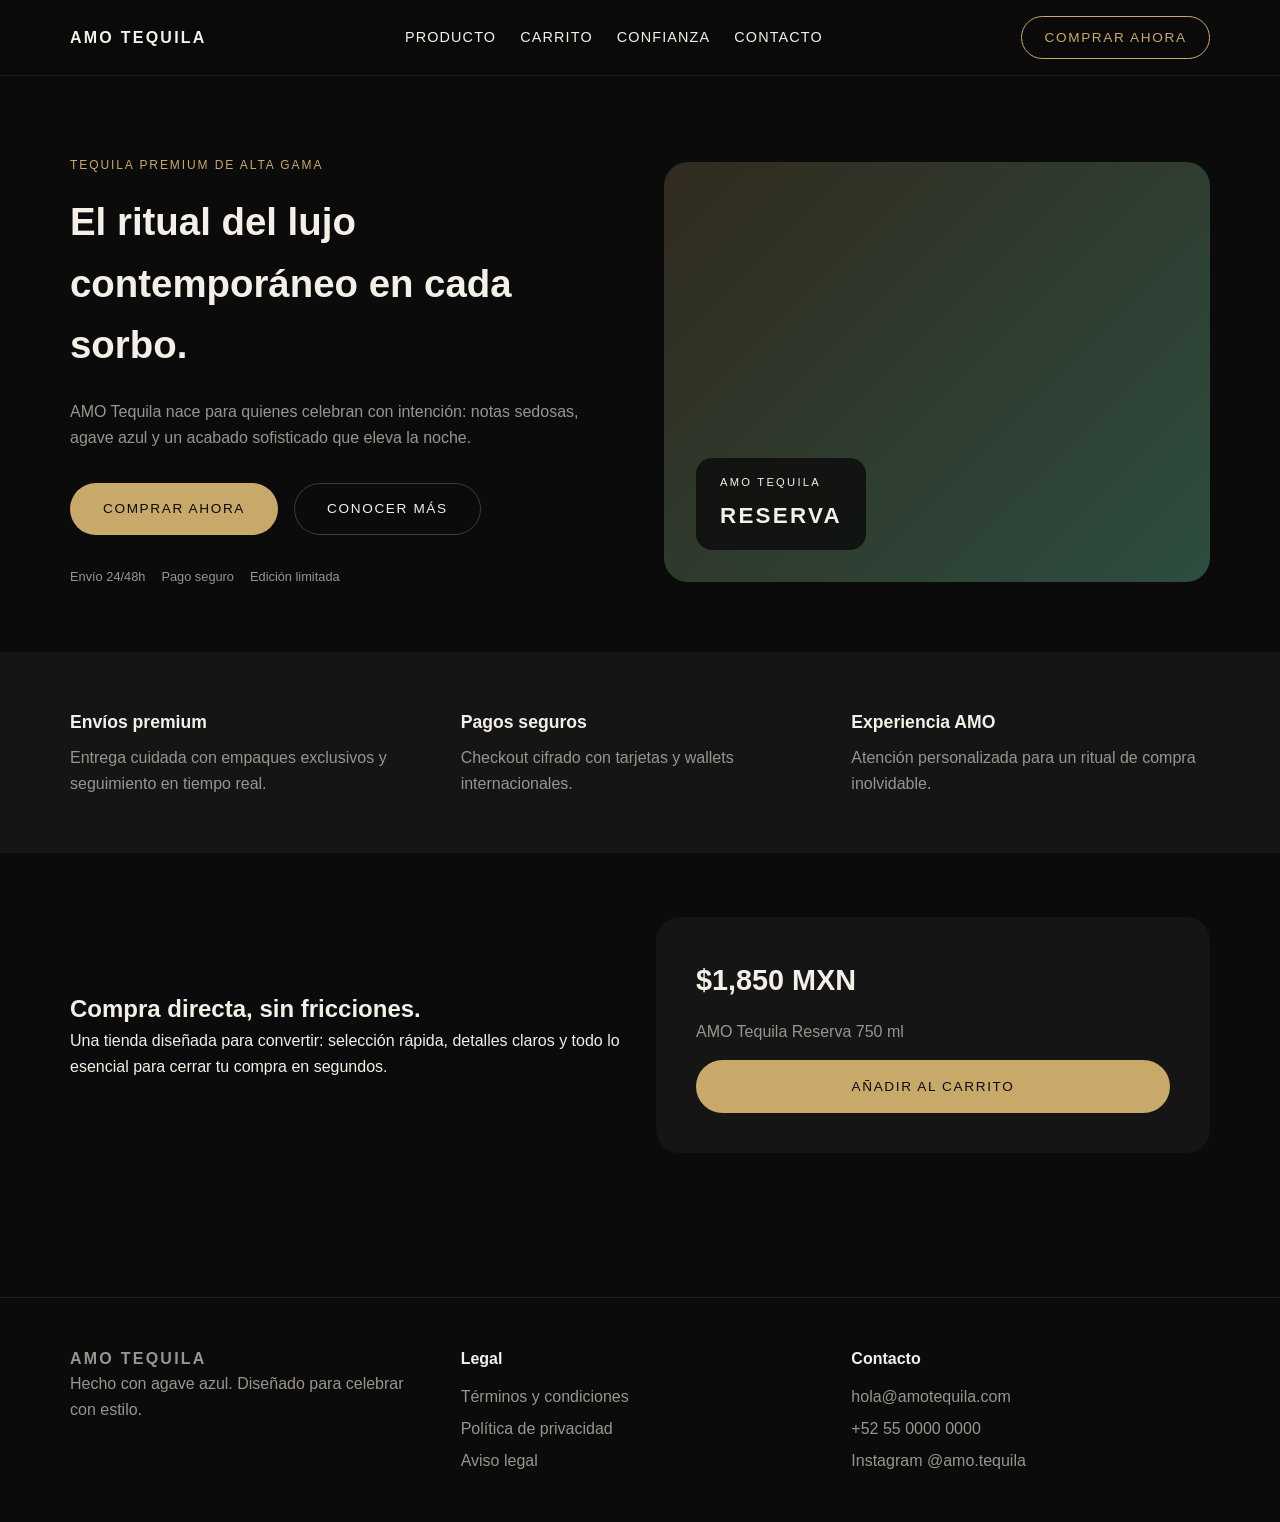
<file: index.html>
<!doctype html>
<html lang="es">
  <head>
    <meta charset="utf-8" />
    <meta name="viewport" content="width=device-width, initial-scale=1" />
    <title>AMO Tequila | Tienda Oficial</title>
    <link rel="stylesheet" href="styles.css" />
  </head>
  <body>
    <header class="site-header">
      <div class="container header-content">
        <div class="logo">AMO Tequila</div>
        <nav class="nav-links">
          <a href="product.html">Producto</a>
          <a href="cart.html">Carrito</a>
          <a href="#confianza">Confianza</a>
          <a href="#footer">Contacto</a>
        </nav>
        <a class="header-cta" href="product.html">Comprar ahora</a>
      </div>
    </header>

    <main>
      <section class="hero">
        <div class="container hero-grid">
          <div class="hero-text">
            <p class="eyebrow">Tequila premium de alta gama</p>
            <h1>El ritual del lujo contemporáneo en cada sorbo.</h1>
            <p class="hero-sub">
              AMO Tequila nace para quienes celebran con intención: notas sedosas, agave azul
              y un acabado sofisticado que eleva la noche.
            </p>
            <div class="hero-actions">
              <a class="button primary" href="product.html">Comprar ahora</a>
              <a class="button ghost" href="product.html#story">Conocer más</a>
            </div>
            <div class="hero-badges">
              <span>Envío 24/48h</span>
              <span>Pago seguro</span>
              <span>Edición limitada</span>
            </div>
          </div>
          <div class="hero-visual" aria-label="Ambiente premium de AMO Tequila">
            <div class="hero-overlay">
              <span>AMO Tequila</span>
              <strong>Reserva</strong>
            </div>
          </div>
        </div>
      </section>

      <section class="conversion" id="confianza">
        <div class="container">
          <div class="conversion-grid">
            <article>
              <h3>Envíos premium</h3>
              <p>Entrega cuidada con empaques exclusivos y seguimiento en tiempo real.</p>
            </article>
            <article>
              <h3>Pagos seguros</h3>
              <p>Checkout cifrado con tarjetas y wallets internacionales.</p>
            </article>
            <article>
              <h3>Experiencia AMO</h3>
              <p>Atención personalizada para un ritual de compra inolvidable.</p>
            </article>
          </div>
        </div>
      </section>

      <section class="highlight">
        <div class="container highlight-grid">
          <div>
            <h2>Compra directa, sin fricciones.</h2>
            <p>
              Una tienda diseñada para convertir: selección rápida, detalles claros y todo lo
              esencial para cerrar tu compra en segundos.
            </p>
          </div>
          <div class="highlight-card">
            <p class="price">$1,850 MXN</p>
            <p class="caption">AMO Tequila Reserva 750 ml</p>
            <a class="button primary" href="product.html">Añadir al carrito</a>
          </div>
        </div>
      </section>
    </main>

    <footer class="site-footer" id="footer">
      <div class="container footer-grid">
        <div>
          <div class="logo">AMO Tequila</div>
          <p>Hecho con agave azul. Diseñado para celebrar con estilo.</p>
        </div>
        <div>
          <h4>Legal</h4>
          <ul>
            <li><a href="#">Términos y condiciones</a></li>
            <li><a href="#">Política de privacidad</a></li>
            <li><a href="#">Aviso legal</a></li>
          </ul>
        </div>
        <div>
          <h4>Contacto</h4>
          <ul>
            <li><a href="mailto:hola@amotequila.com">hola@amotequila.com</a></li>
            <li><a href="tel:+525500000000">+52 55 0000 0000</a></li>
            <li><a href="https://instagram.com/amo.tequila">Instagram @amo.tequila</a></li>
          </ul>
        </div>
      </div>
    </footer>
  </body>
</html>
</file>
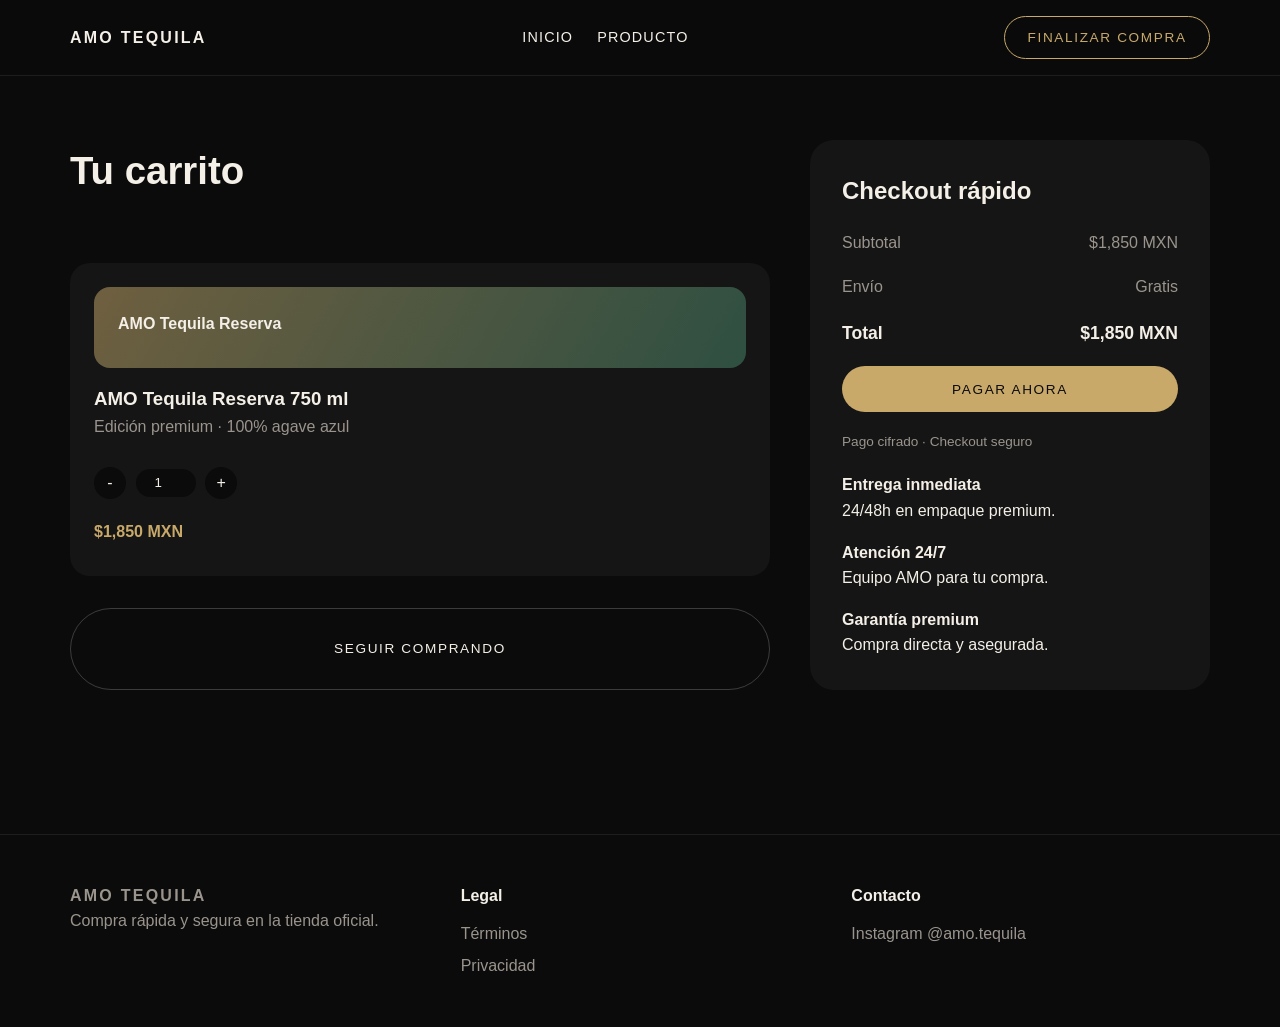
<file: cart.html>
<!doctype html>
<html lang="es">
  <head>
    <meta charset="utf-8" />
    <meta name="viewport" content="width=device-width, initial-scale=1" />
    <title>Carrito | AMO Tequila</title>
    <link rel="stylesheet" href="styles.css" />
    <script defer src="app.js"></script>
  </head>
  <body>
    <header class="site-header">
      <div class="container header-content">
        <div class="logo">AMO Tequila</div>
        <nav class="nav-links">
          <a href="index.html">Inicio</a>
          <a href="product.html">Producto</a>
        </nav>
        <a class="header-cta" href="#checkout">Finalizar compra</a>
      </div>
    </header>

    <main class="cart-page">
      <div class="container cart-grid">
        <section class="cart-items">
          <h1>Tu carrito</h1>
          <div class="cart-item">
            <div class="cart-image">AMO Tequila Reserva</div>
            <div class="cart-details">
              <h3>AMO Tequila Reserva 750 ml</h3>
              <p>Edición premium · 100% agave azul</p>
            </div>
            <div class="cart-quantity">
              <button type="button" class="qty-btn" data-action="decrease">-</button>
              <input type="number" min="1" value="1" />
              <button type="button" class="qty-btn" data-action="increase">+</button>
            </div>
            <div class="cart-price">$1,850 MXN</div>
          </div>
          <a class="button ghost" href="product.html">Seguir comprando</a>
        </section>

        <aside class="checkout-summary" id="checkout">
          <h2>Checkout rápido</h2>
          <div class="summary-line">
            <span>Subtotal</span>
            <span>$1,850 MXN</span>
          </div>
          <div class="summary-line">
            <span>Envío</span>
            <span>Gratis</span>
          </div>
          <div class="summary-line total">
            <span>Total</span>
            <span>$1,850 MXN</span>
          </div>
          <button class="button primary" type="button">Pagar ahora</button>
          <p class="secure">Pago cifrado · Checkout seguro</p>

          <div class="trust-list">
            <div>
              <h4>Entrega inmediata</h4>
              <p>24/48h en empaque premium.</p>
            </div>
            <div>
              <h4>Atención 24/7</h4>
              <p>Equipo AMO para tu compra.</p>
            </div>
            <div>
              <h4>Garantía premium</h4>
              <p>Compra directa y asegurada.</p>
            </div>
          </div>
        </aside>
      </div>
    </main>

    <footer class="site-footer">
      <div class="container footer-grid">
        <div>
          <div class="logo">AMO Tequila</div>
          <p>Compra rápida y segura en la tienda oficial.</p>
        </div>
        <div>
          <h4>Legal</h4>
          <ul>
            <li><a href="#">Términos</a></li>
            <li><a href="#">Privacidad</a></li>
          </ul>
        </div>
        <div>
          <h4>Contacto</h4>
          <ul>
            <li><a href="https://instagram.com/amo.tequila">Instagram @amo.tequila</a></li>
          </ul>
        </div>
      </div>
    </footer>
  </body>
</html>
</file>
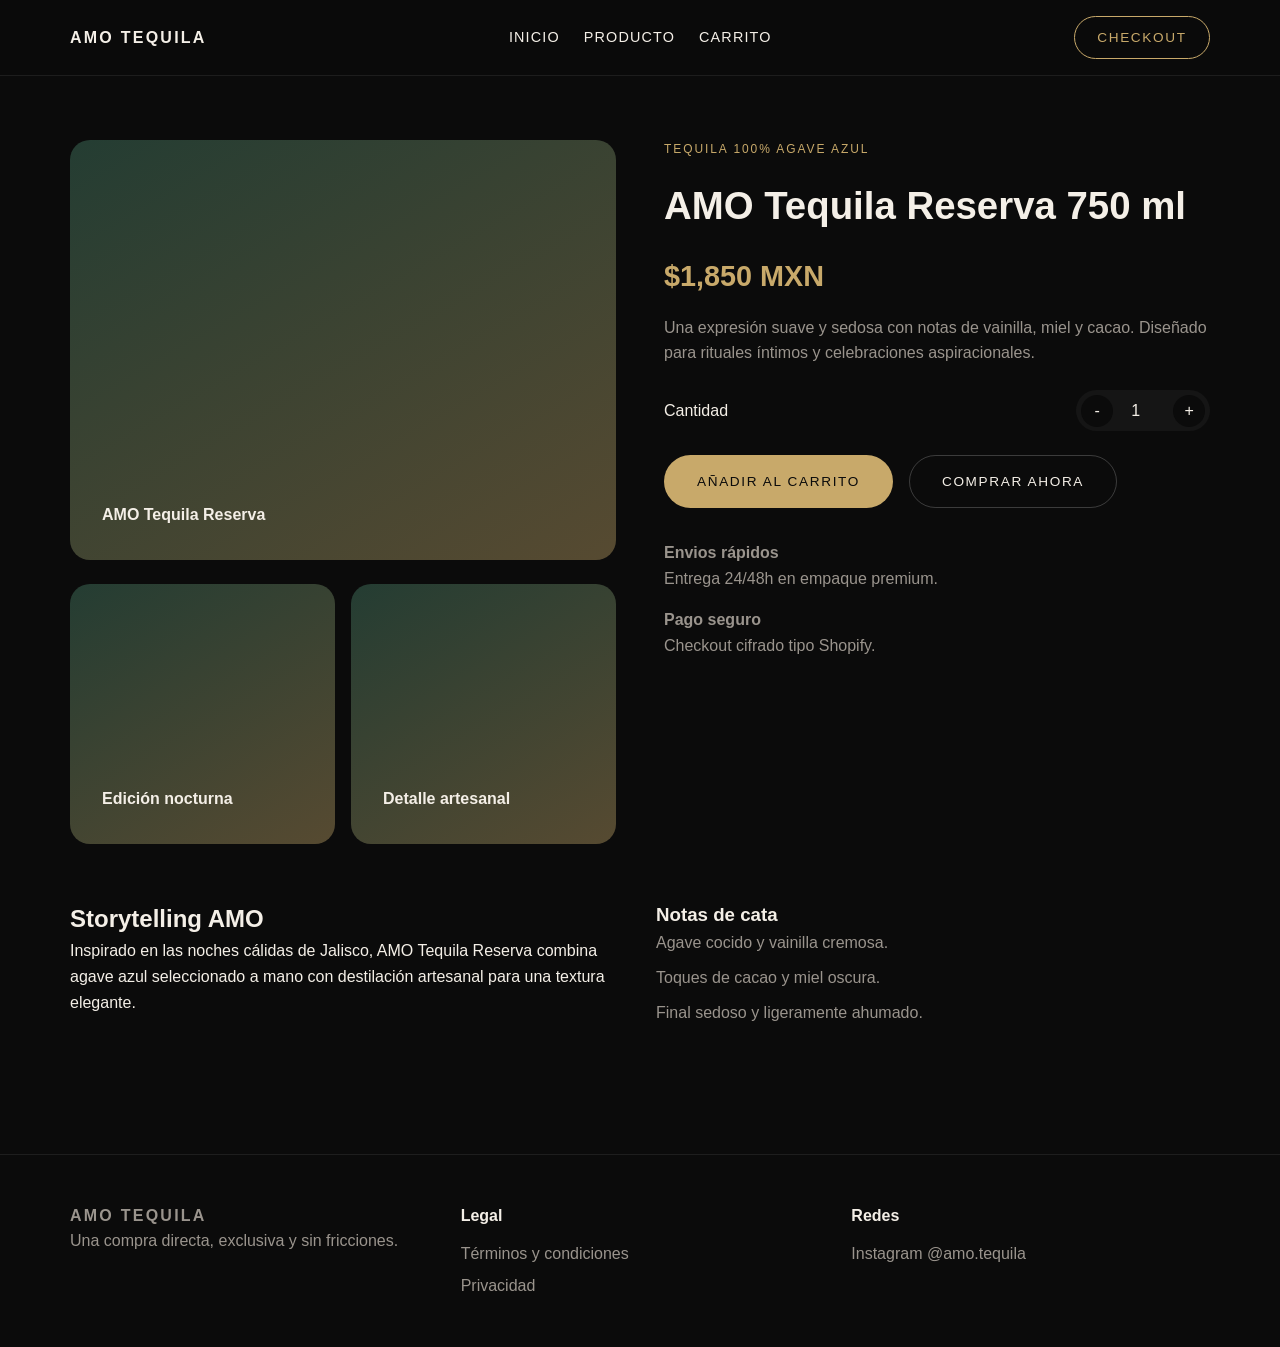
<file: product.html>
<!doctype html>
<html lang="es">
  <head>
    <meta charset="utf-8" />
    <meta name="viewport" content="width=device-width, initial-scale=1" />
    <title>AMO Tequila Reserva | Tienda Oficial</title>
    <link rel="stylesheet" href="styles.css" />
    <script defer src="app.js"></script>
  </head>
  <body>
    <header class="site-header">
      <div class="container header-content">
        <div class="logo">AMO Tequila</div>
        <nav class="nav-links">
          <a href="index.html">Inicio</a>
          <a href="product.html">Producto</a>
          <a href="cart.html">Carrito</a>
        </nav>
        <a class="header-cta" href="cart.html">Checkout</a>
      </div>
    </header>

    <main class="product-page">
      <div class="container product-grid">
        <div class="product-gallery">
          <div class="product-image primary">
            <span>AMO Tequila Reserva</span>
          </div>
          <div class="gallery-row">
            <div class="product-image thumb">Edición nocturna</div>
            <div class="product-image thumb">Detalle artesanal</div>
          </div>
        </div>

        <div class="product-info">
          <p class="eyebrow">Tequila 100% agave azul</p>
          <h1>AMO Tequila Reserva 750 ml</h1>
          <p class="price">$1,850 MXN</p>
          <p class="product-copy">
            Una expresión suave y sedosa con notas de vainilla, miel y cacao. Diseñado para
            rituales íntimos y celebraciones aspiracionales.
          </p>

          <div class="quantity-selector">
            <span>Cantidad</span>
            <div class="quantity-controls">
              <button type="button" class="qty-btn" data-action="decrease">-</button>
              <input type="number" min="1" value="1" />
              <button type="button" class="qty-btn" data-action="increase">+</button>
            </div>
          </div>

          <div class="product-actions">
            <a class="button primary" href="cart.html">Añadir al carrito</a>
            <a class="button ghost" href="cart.html">Comprar ahora</a>
          </div>

          <div class="product-meta">
            <div>
              <h4>Envios rápidos</h4>
              <p>Entrega 24/48h en empaque premium.</p>
            </div>
            <div>
              <h4>Pago seguro</h4>
              <p>Checkout cifrado tipo Shopify.</p>
            </div>
          </div>
        </div>
      </div>

      <section class="story" id="story">
        <div class="container story-grid">
          <div>
            <h2>Storytelling AMO</h2>
            <p>
              Inspirado en las noches cálidas de Jalisco, AMO Tequila Reserva combina agave
              azul seleccionado a mano con destilación artesanal para una textura elegante.
            </p>
          </div>
          <div>
            <h3>Notas de cata</h3>
            <ul>
              <li>Agave cocido y vainilla cremosa.</li>
              <li>Toques de cacao y miel oscura.</li>
              <li>Final sedoso y ligeramente ahumado.</li>
            </ul>
          </div>
        </div>
      </section>
    </main>

    <footer class="site-footer">
      <div class="container footer-grid">
        <div>
          <div class="logo">AMO Tequila</div>
          <p>Una compra directa, exclusiva y sin fricciones.</p>
        </div>
        <div>
          <h4>Legal</h4>
          <ul>
            <li><a href="#">Términos y condiciones</a></li>
            <li><a href="#">Privacidad</a></li>
          </ul>
        </div>
        <div>
          <h4>Redes</h4>
          <ul>
            <li><a href="https://instagram.com/amo.tequila">Instagram @amo.tequila</a></li>
          </ul>
        </div>
      </div>
    </footer>
  </body>
</html>
</file>
<file: styles.css>
:root {
  color-scheme: dark;
  --black: #0b0b0b;
  --cream: #f4efe7;
  --gold: #c8a96a;
  --agave: #355e4d;
  --muted: #9a948d;
  --card: #151515;
}

* {
  box-sizing: border-box;
  margin: 0;
  padding: 0;
}

body {
  font-family: "Inter", "Helvetica Neue", sans-serif;
  background: var(--black);
  color: var(--cream);
  line-height: 1.6;
}

a {
  color: inherit;
  text-decoration: none;
}

.container {
  width: min(1140px, 92%);
  margin: 0 auto;
}

.logo {
  font-weight: 700;
  letter-spacing: 0.14em;
  text-transform: uppercase;
}

.site-header {
  position: sticky;
  top: 0;
  z-index: 10;
  background: rgba(11, 11, 11, 0.95);
  border-bottom: 1px solid rgba(255, 255, 255, 0.08);
}

.header-content {
  display: flex;
  align-items: center;
  justify-content: space-between;
  padding: 1rem 0;
  gap: 1.5rem;
}

.nav-links {
  display: flex;
  gap: 1.5rem;
  font-size: 0.9rem;
  text-transform: uppercase;
  letter-spacing: 0.08em;
}

.header-cta {
  border: 1px solid var(--gold);
  padding: 0.6rem 1.4rem;
  border-radius: 999px;
  font-size: 0.85rem;
  text-transform: uppercase;
  letter-spacing: 0.12em;
  color: var(--gold);
}

.hero {
  padding: 5rem 0 4rem;
}

.hero-grid {
  display: grid;
  grid-template-columns: repeat(auto-fit, minmax(280px, 1fr));
  gap: 3rem;
  align-items: center;
}

.eyebrow {
  color: var(--gold);
  text-transform: uppercase;
  letter-spacing: 0.16em;
  font-size: 0.75rem;
  margin-bottom: 1rem;
}

.hero h1,
.product-info h1,
.cart-items h1 {
  font-size: clamp(2.4rem, 3vw, 3.2rem);
  font-weight: 700;
}

.hero-sub {
  margin: 1.5rem 0 2rem;
  color: var(--muted);
}

.button {
  display: inline-flex;
  align-items: center;
  justify-content: center;
  padding: 0.9rem 2rem;
  border-radius: 999px;
  text-transform: uppercase;
  font-size: 0.85rem;
  letter-spacing: 0.12em;
  border: 1px solid transparent;
  cursor: pointer;
}

.button.primary {
  background: var(--gold);
  color: var(--black);
}

.button.ghost {
  border-color: rgba(255, 255, 255, 0.2);
}

.hero-actions {
  display: flex;
  gap: 1rem;
  flex-wrap: wrap;
}

.hero-badges {
  display: flex;
  gap: 1rem;
  margin-top: 2rem;
  flex-wrap: wrap;
  font-size: 0.8rem;
  color: var(--muted);
}

.hero-visual {
  height: 420px;
  border-radius: 24px;
  background: linear-gradient(135deg, rgba(200, 169, 106, 0.2), rgba(53, 94, 77, 0.8)),
    url("https://images.unsplash.com/photo-1514362545857-3bc16c4c7d1b?auto=format&fit=crop&w=900&q=80")
      center/cover;
  position: relative;
  overflow: hidden;
}

.hero-overlay {
  position: absolute;
  bottom: 2rem;
  left: 2rem;
  background: rgba(11, 11, 11, 0.8);
  padding: 1rem 1.5rem;
  border-radius: 16px;
  text-transform: uppercase;
  letter-spacing: 0.2em;
  font-size: 0.7rem;
}

.hero-overlay strong {
  display: block;
  font-size: 1.4rem;
  letter-spacing: 0.1em;
  margin-top: 0.4rem;
}

.conversion {
  padding: 3.5rem 0;
  background: var(--card);
}

.conversion-grid {
  display: grid;
  grid-template-columns: repeat(auto-fit, minmax(220px, 1fr));
  gap: 2rem;
}

.conversion h3 {
  font-size: 1.1rem;
  margin-bottom: 0.6rem;
}

.conversion p {
  color: var(--muted);
}

.highlight {
  padding: 4rem 0 5rem;
}

.highlight-grid {
  display: grid;
  grid-template-columns: repeat(auto-fit, minmax(250px, 1fr));
  gap: 2rem;
  align-items: center;
}

.highlight-card {
  background: var(--card);
  padding: 2.5rem;
  border-radius: 24px;
  display: grid;
  gap: 1rem;
}

.price {
  font-size: 1.8rem;
  font-weight: 700;
}

.caption {
  color: var(--muted);
}

.product-page {
  padding: 4rem 0;
}

.product-grid {
  display: grid;
  grid-template-columns: repeat(auto-fit, minmax(280px, 1fr));
  gap: 3rem;
}

.product-gallery {
  display: grid;
  gap: 1.5rem;
}

.product-image {
  background: linear-gradient(150deg, rgba(53, 94, 77, 0.6), rgba(200, 169, 106, 0.4));
  border-radius: 20px;
  padding: 2rem;
  min-height: 260px;
  display: flex;
  align-items: flex-end;
  font-weight: 600;
}

.product-image.primary {
  min-height: 420px;
}

.gallery-row {
  display: grid;
  grid-template-columns: repeat(auto-fit, minmax(140px, 1fr));
  gap: 1rem;
}

.product-info .price {
  margin: 1rem 0;
  color: var(--gold);
}

.product-copy {
  color: var(--muted);
  margin-bottom: 1.5rem;
}

.quantity-selector {
  display: flex;
  align-items: center;
  justify-content: space-between;
  margin-bottom: 1.5rem;
  gap: 1rem;
}

.quantity-controls {
  display: flex;
  align-items: center;
  background: var(--card);
  border-radius: 999px;
  padding: 0.3rem;
}

.quantity-controls input {
  width: 60px;
  background: transparent;
  border: none;
  color: var(--cream);
  text-align: center;
  font-size: 1rem;
}

.qty-btn {
  background: var(--black);
  border: none;
  color: var(--cream);
  width: 32px;
  height: 32px;
  border-radius: 50%;
  font-size: 1rem;
  cursor: pointer;
}

.product-actions {
  display: flex;
  gap: 1rem;
  flex-wrap: wrap;
  margin-bottom: 2rem;
}

.product-meta {
  display: grid;
  gap: 1rem;
  color: var(--muted);
}

.story {
  padding: 3.5rem 0 0;
}

.story-grid {
  display: grid;
  grid-template-columns: repeat(auto-fit, minmax(250px, 1fr));
  gap: 2rem;
}

.story ul {
  list-style: none;
  display: grid;
  gap: 0.6rem;
  color: var(--muted);
}

.cart-page {
  padding: 4rem 0 5rem;
}

.cart-grid {
  display: grid;
  grid-template-columns: minmax(0, 1.4fr) minmax(0, 0.8fr);
  gap: 2.5rem;
}

.cart-items {
  display: grid;
  gap: 2rem;
}

.cart-item {
  background: var(--card);
  border-radius: 20px;
  padding: 1.5rem;
  display: grid;
  gap: 1rem;
}

.cart-image {
  background: linear-gradient(120deg, rgba(200, 169, 106, 0.5), rgba(53, 94, 77, 0.8));
  border-radius: 16px;
  padding: 1.5rem;
  font-weight: 600;
}

.cart-details p {
  color: var(--muted);
}

.cart-quantity {
  display: flex;
  align-items: center;
  gap: 0.6rem;
}

.cart-quantity input {
  width: 60px;
  background: var(--black);
  border: none;
  color: var(--cream);
  border-radius: 999px;
  text-align: center;
  padding: 0.4rem 0;
}

.cart-price {
  font-weight: 700;
  color: var(--gold);
}

.checkout-summary {
  background: var(--card);
  padding: 2rem;
  border-radius: 24px;
  display: grid;
  gap: 1.2rem;
  height: fit-content;
}

.summary-line {
  display: flex;
  justify-content: space-between;
  color: var(--muted);
}

.summary-line.total {
  color: var(--cream);
  font-weight: 700;
  font-size: 1.1rem;
}

.secure {
  font-size: 0.85rem;
  color: var(--muted);
}

.trust-list {
  display: grid;
  gap: 1rem;
}

.site-footer {
  border-top: 1px solid rgba(255, 255, 255, 0.08);
  padding: 3rem 0;
  margin-top: 4rem;
}

.footer-grid {
  display: grid;
  grid-template-columns: repeat(auto-fit, minmax(180px, 1fr));
  gap: 2rem;
  color: var(--muted);
}

.footer-grid h4 {
  margin-bottom: 0.8rem;
  color: var(--cream);
}

.footer-grid ul {
  list-style: none;
  display: grid;
  gap: 0.4rem;
}

@media (max-width: 900px) {
  .nav-links {
    display: none;
  }

  .cart-grid {
    grid-template-columns: 1fr;
  }
}

@media (max-width: 600px) {
  .header-content {
    flex-direction: column;
    align-items: flex-start;
  }

  .hero {
    padding-top: 3.5rem;
  }

  .hero-visual {
    height: 320px;
  }
}
</file>
